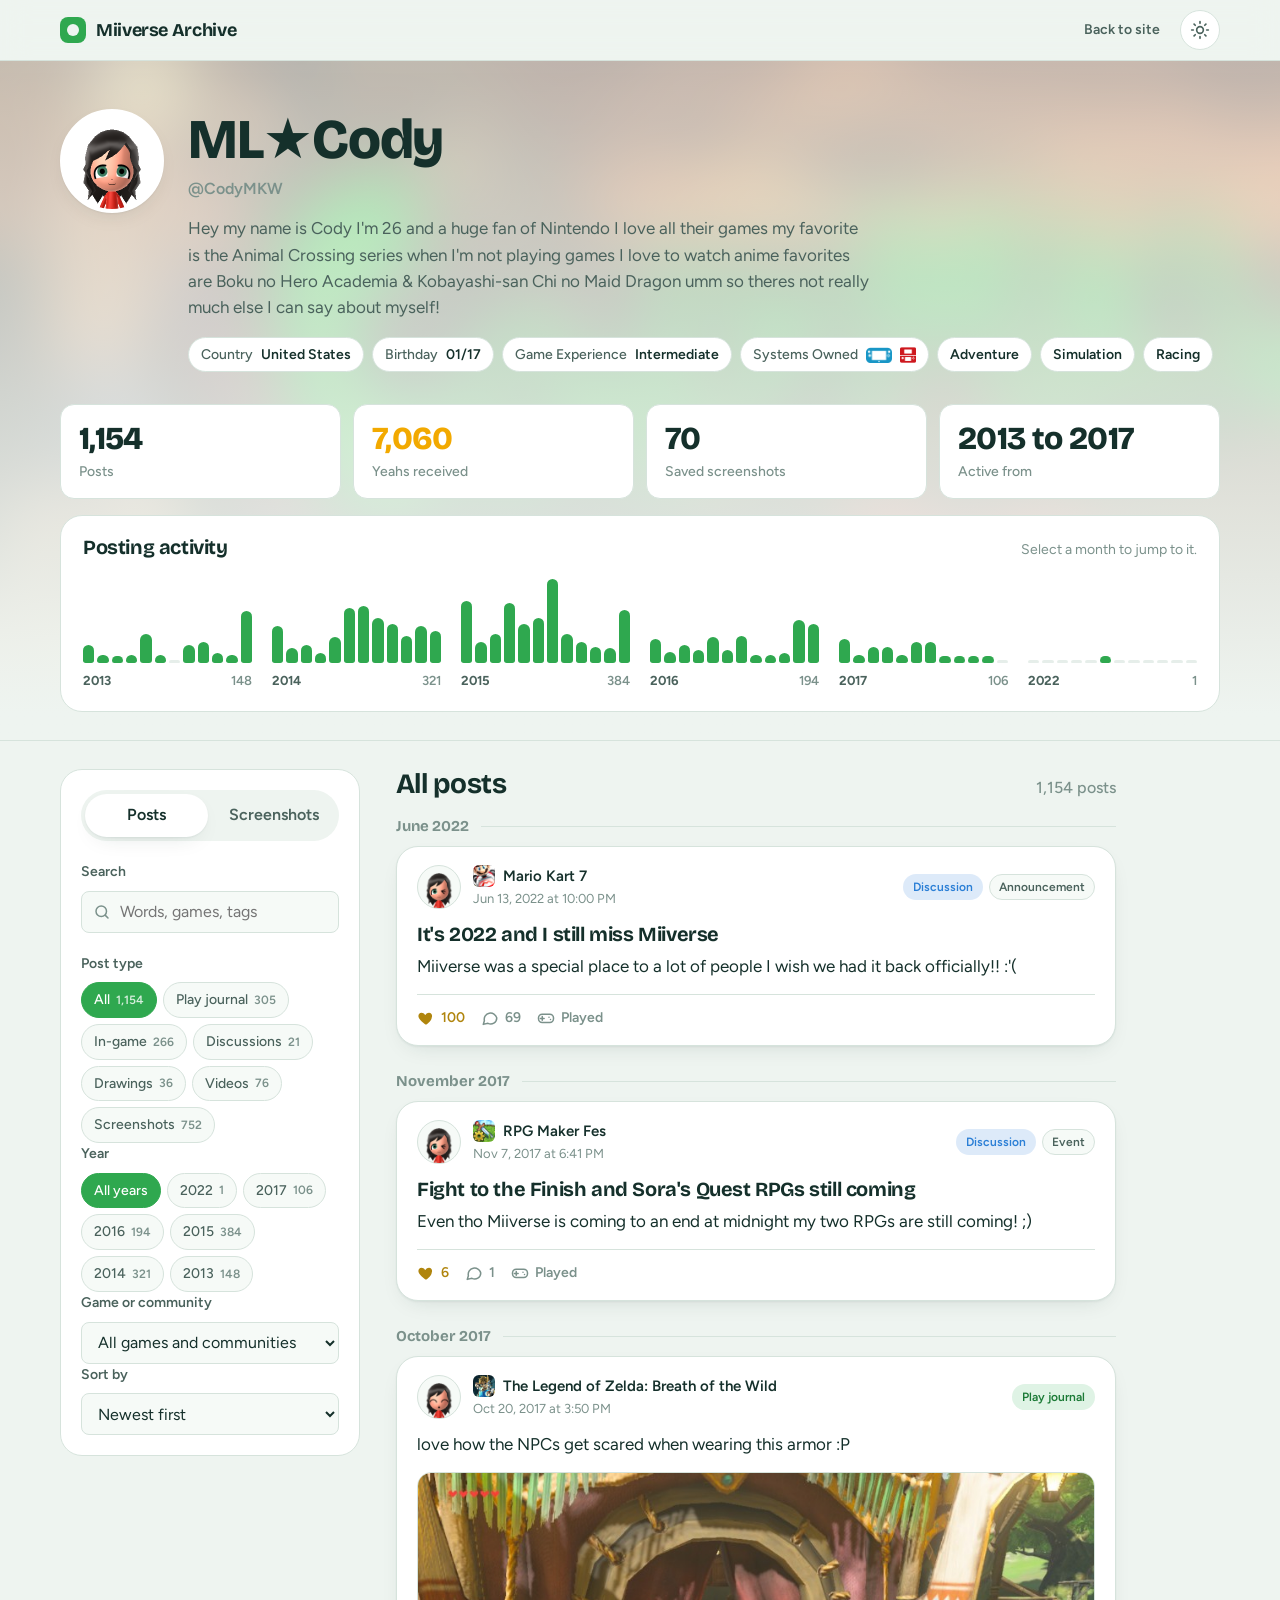
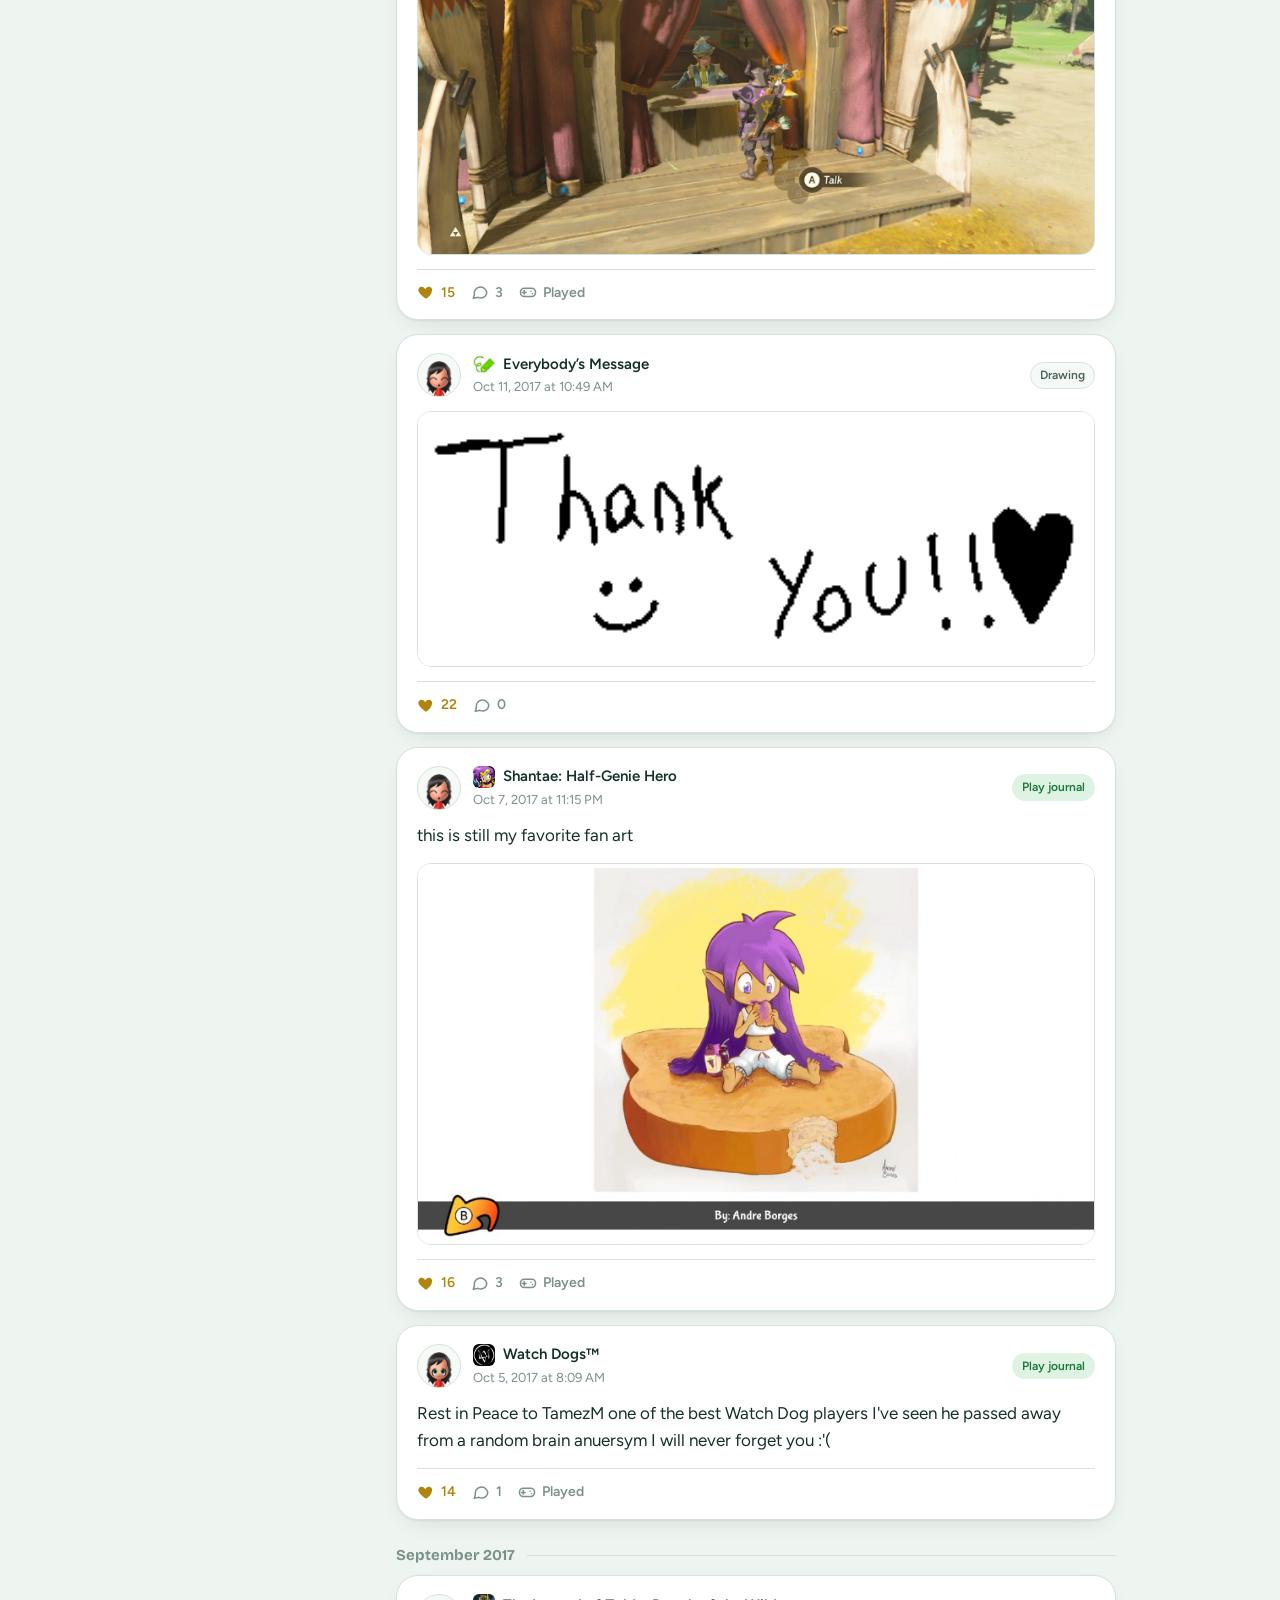
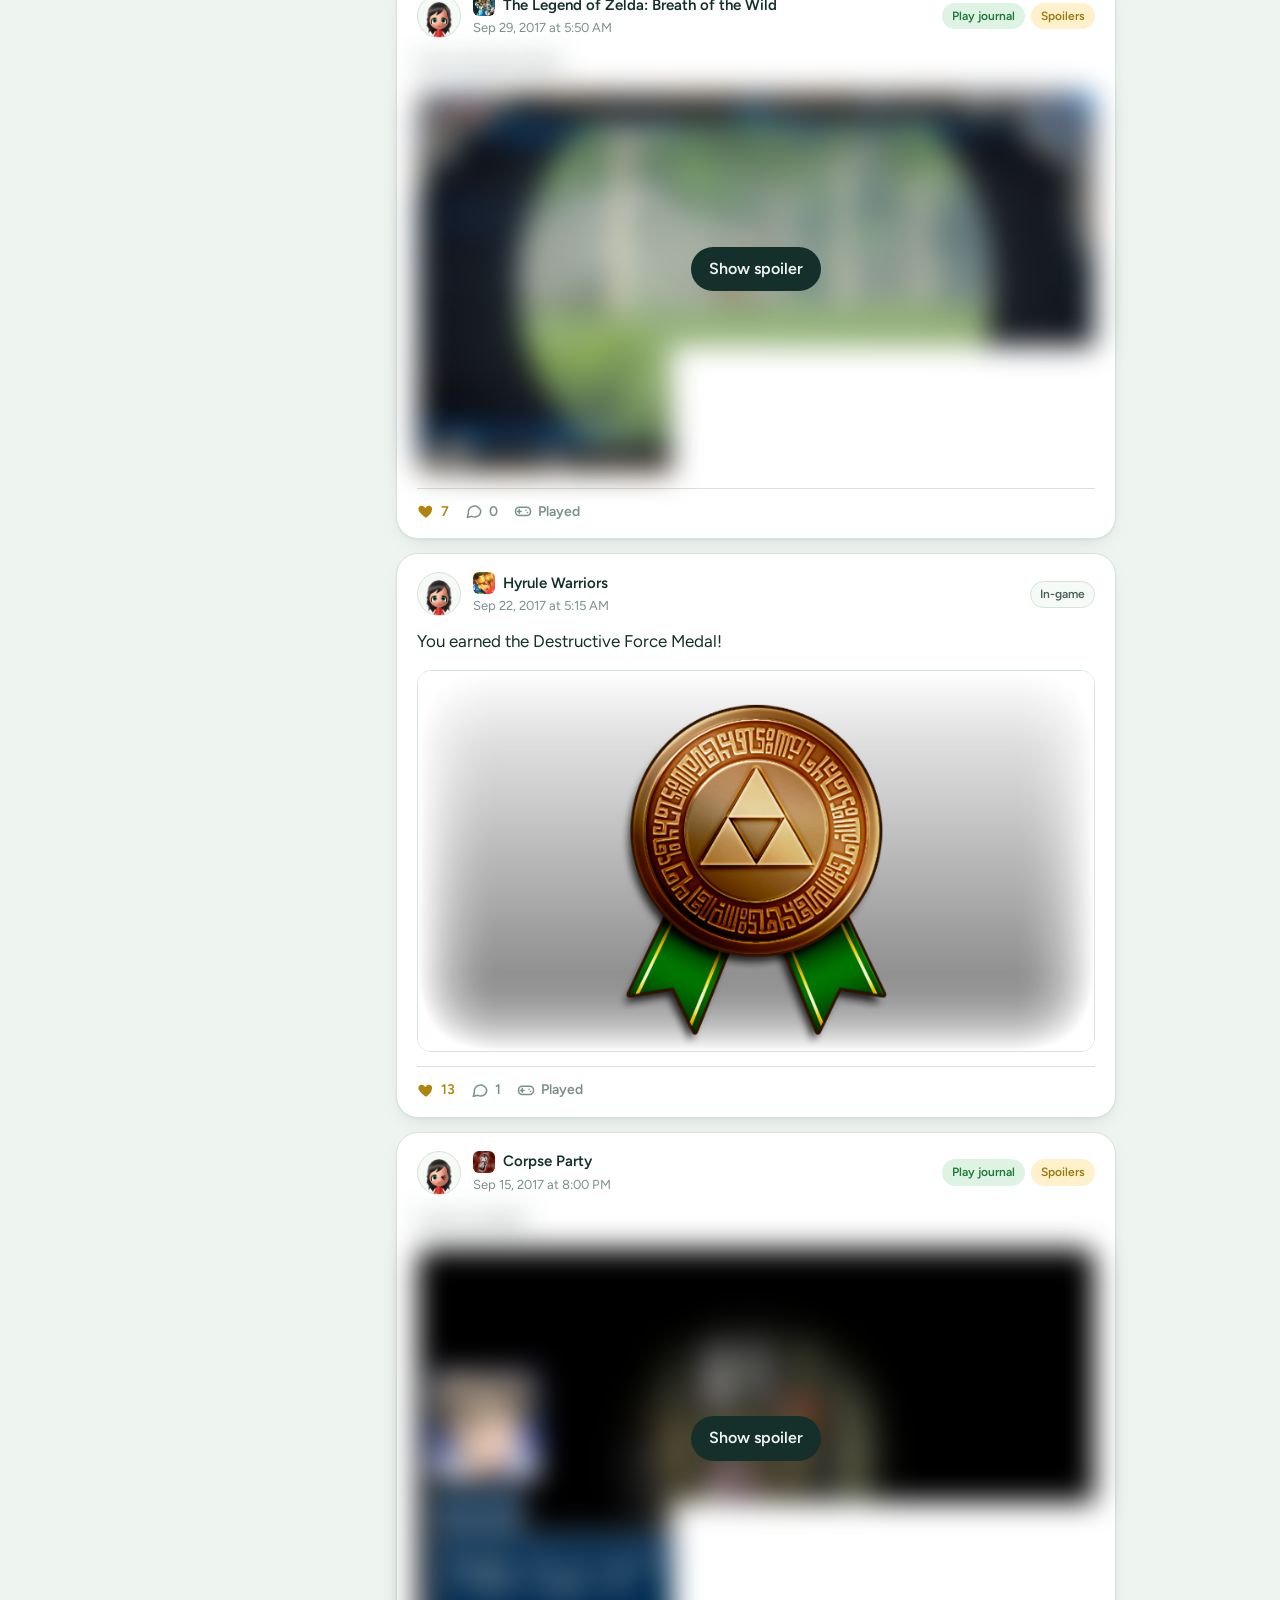
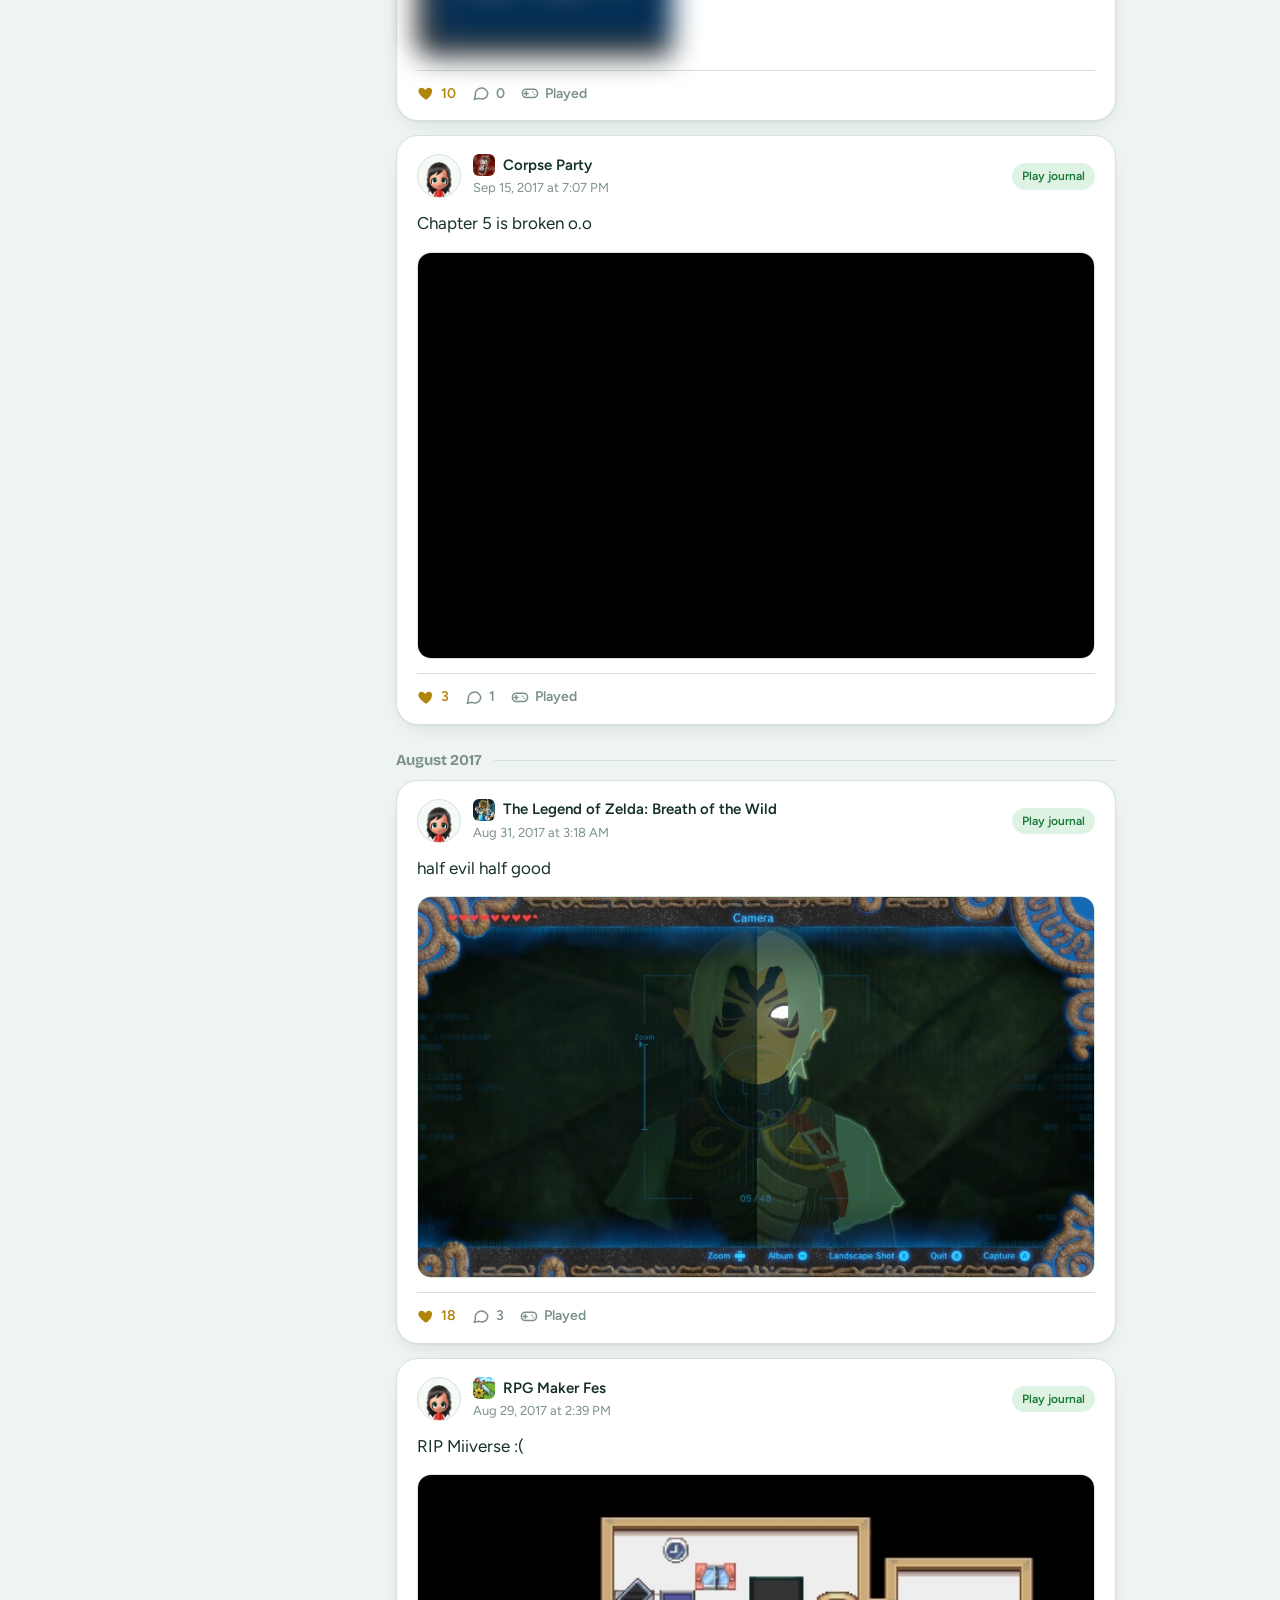
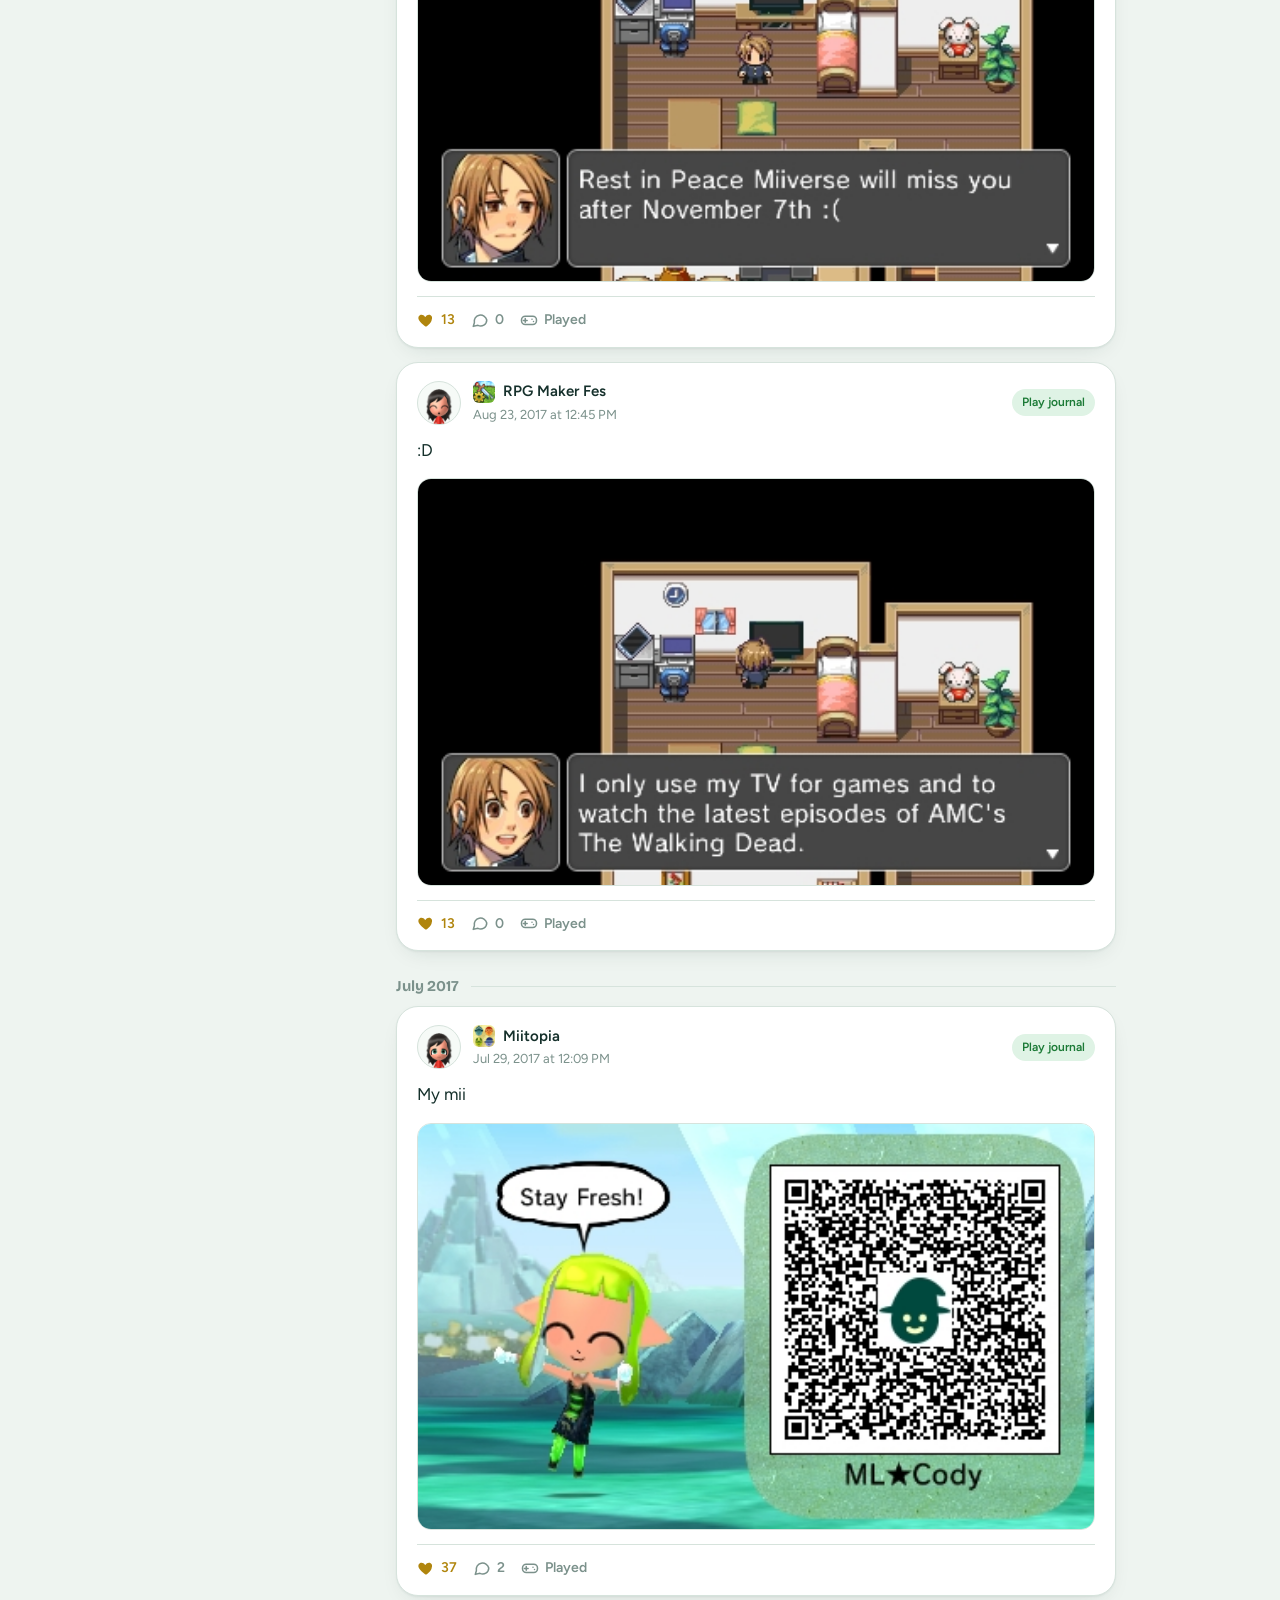
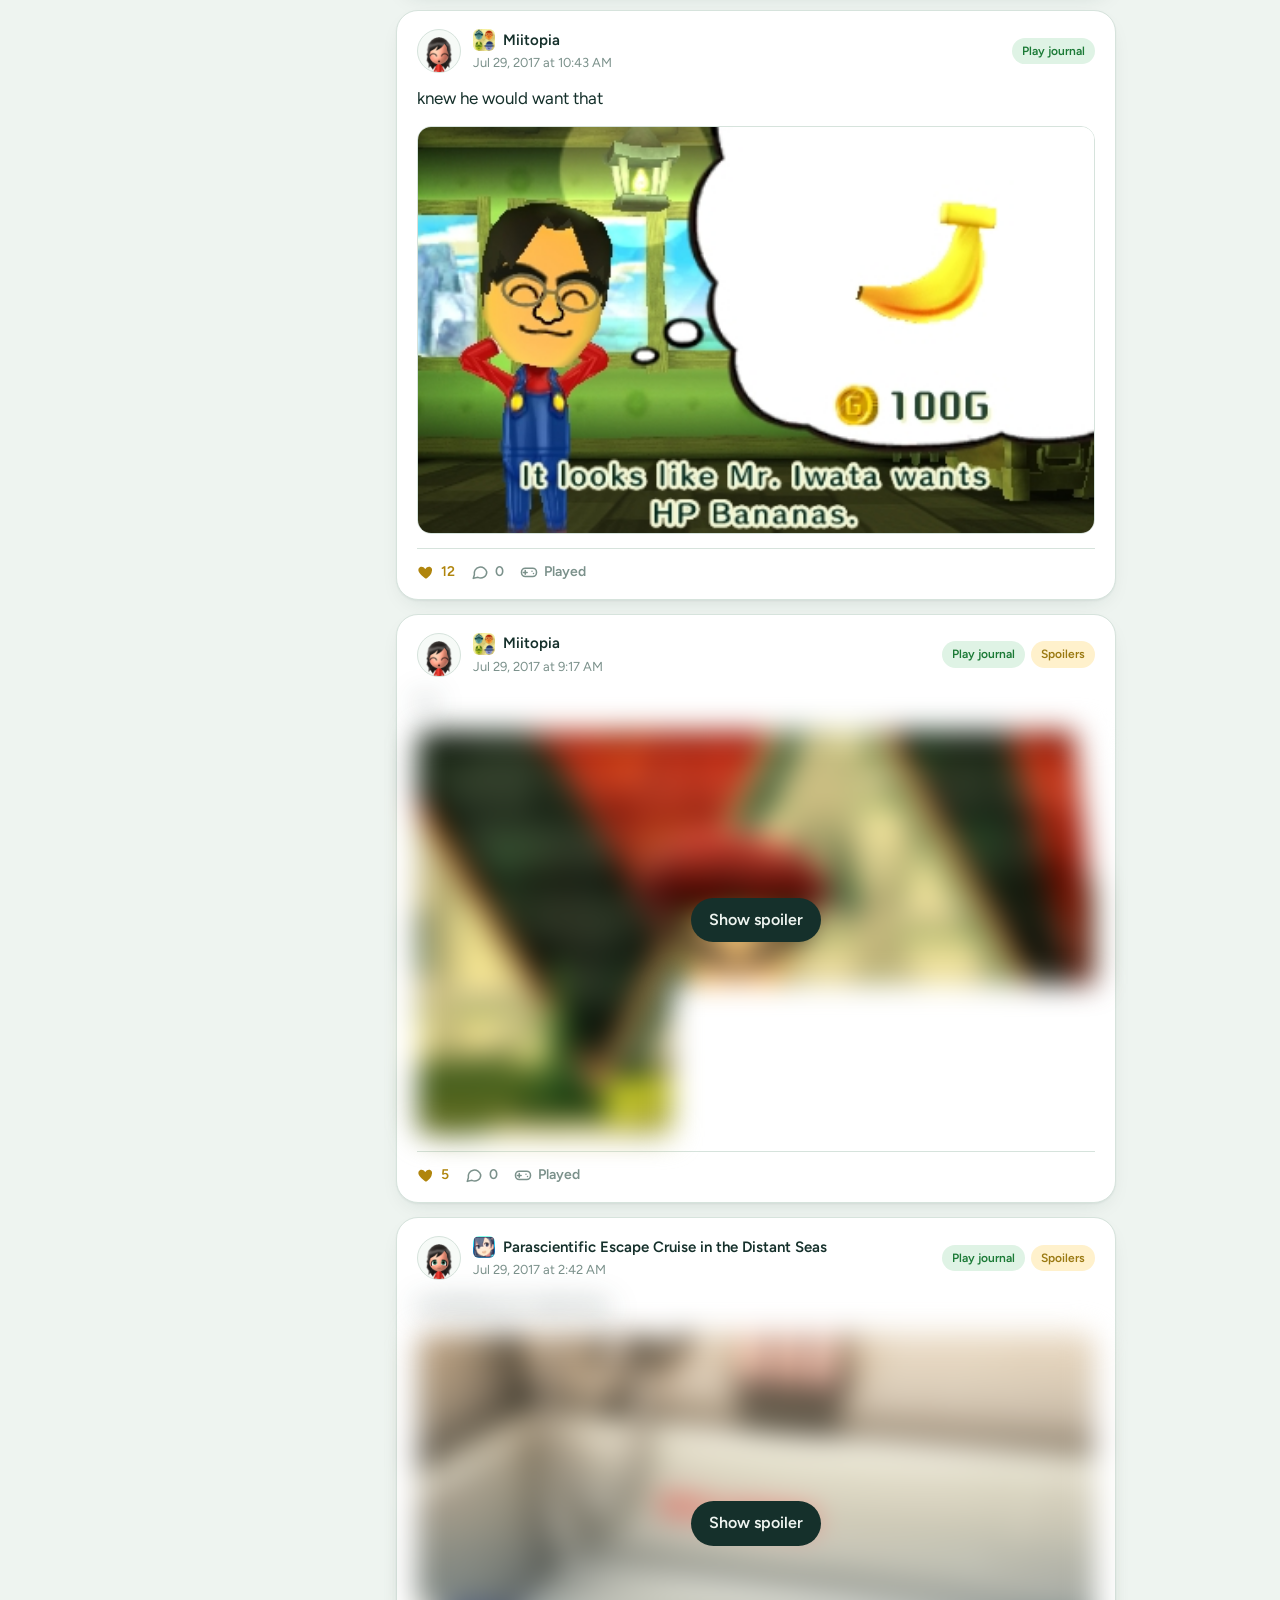
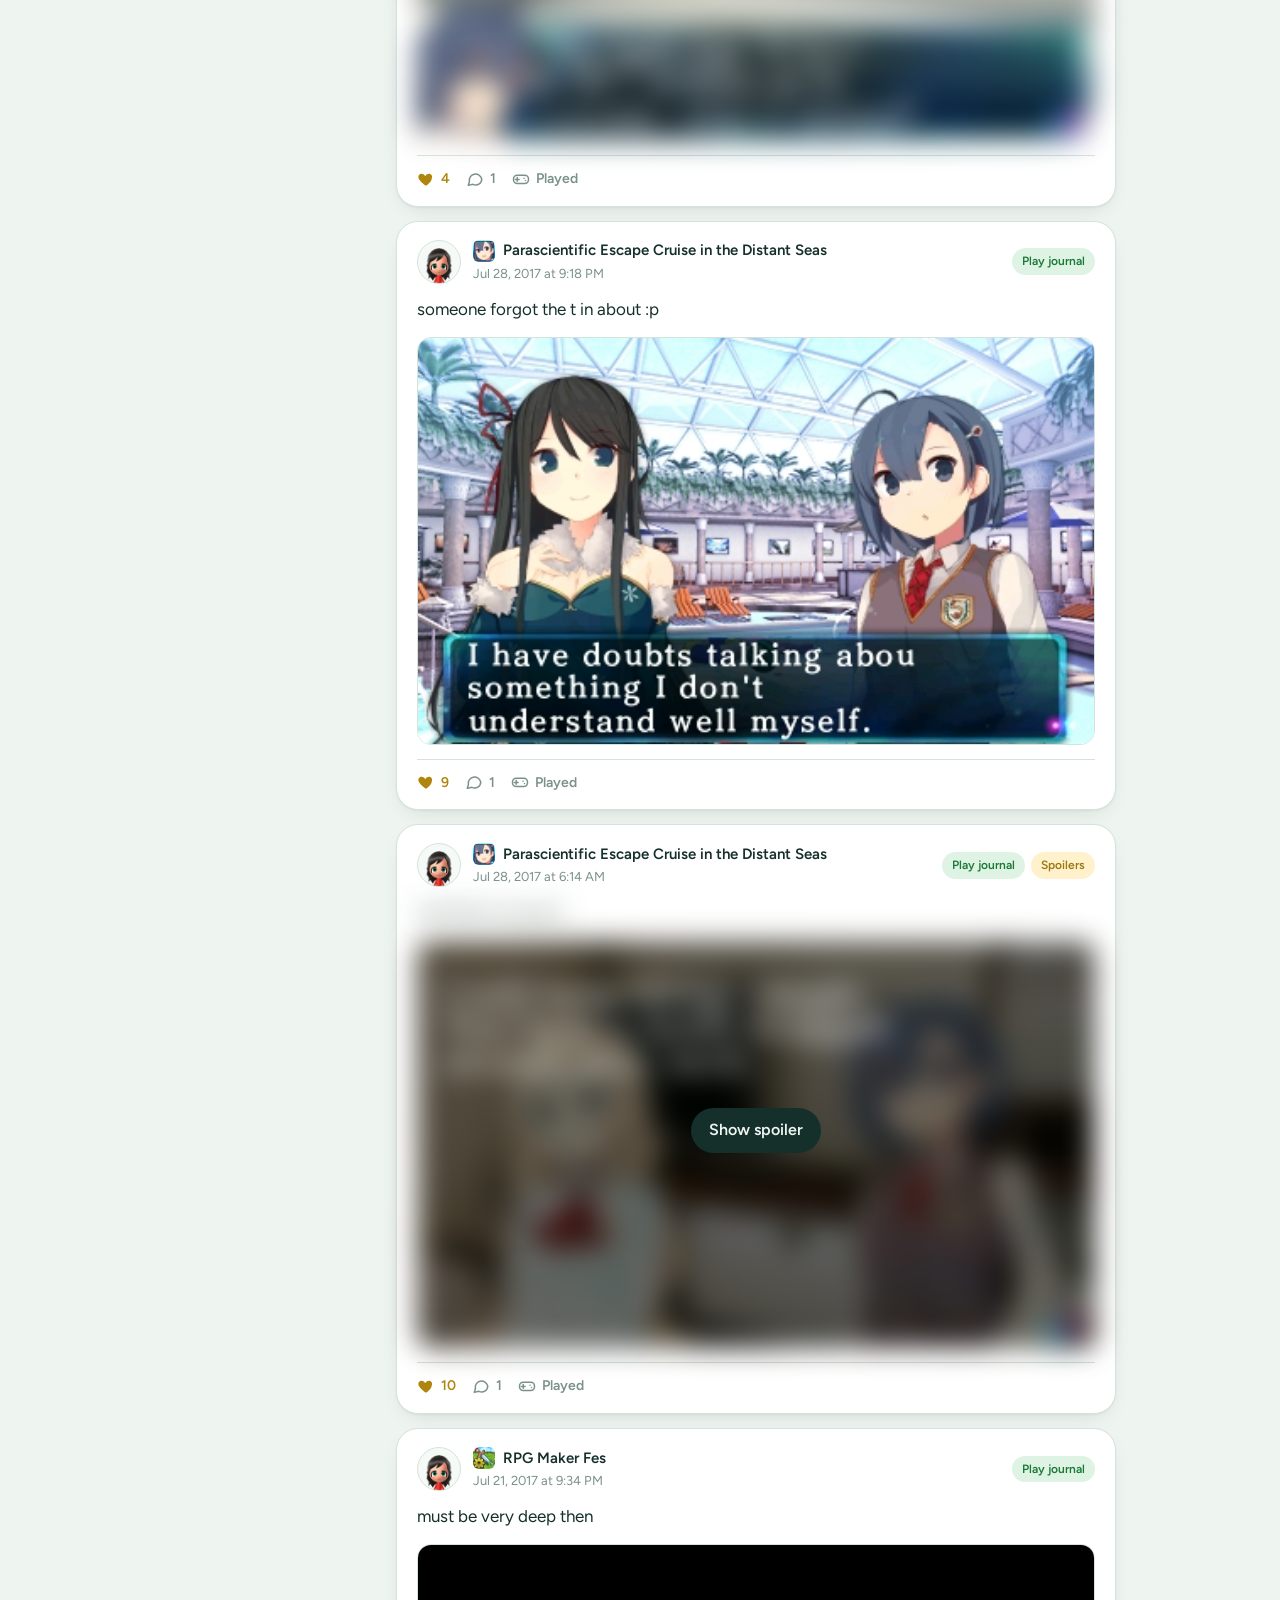
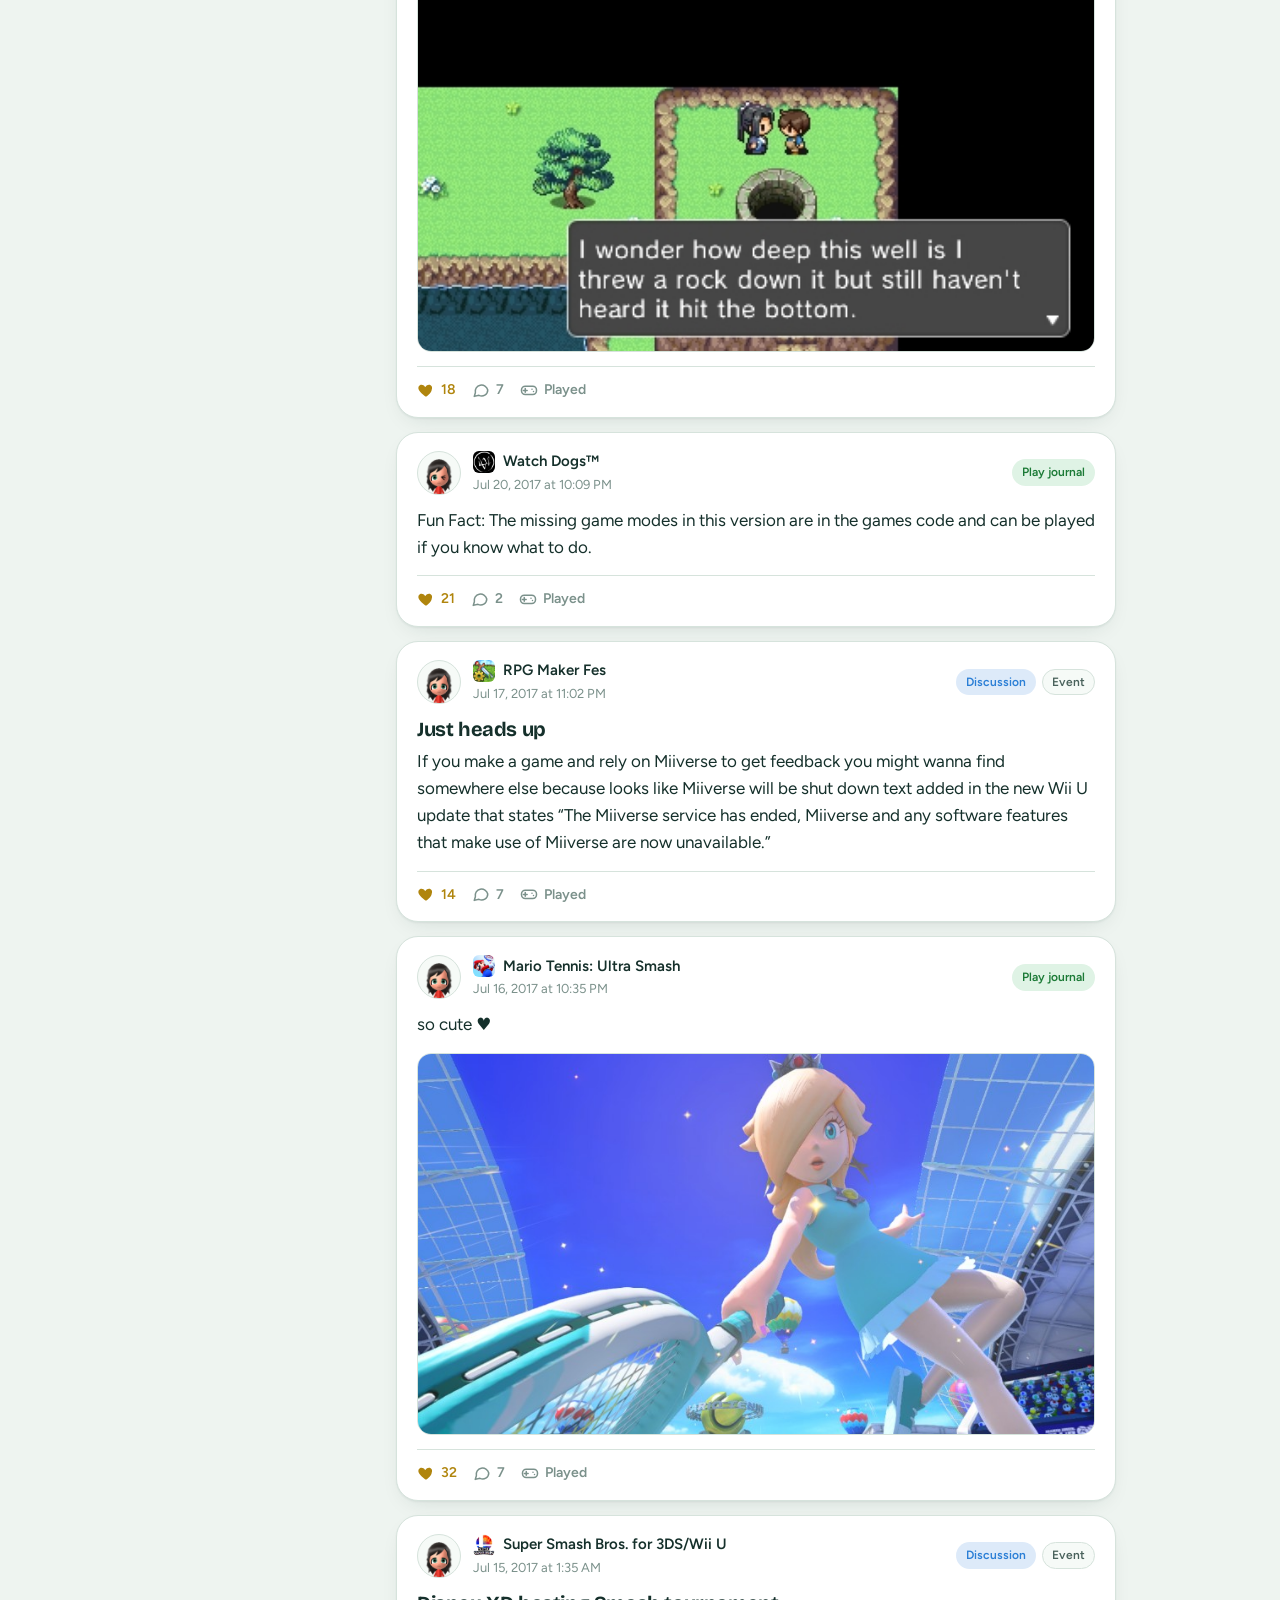
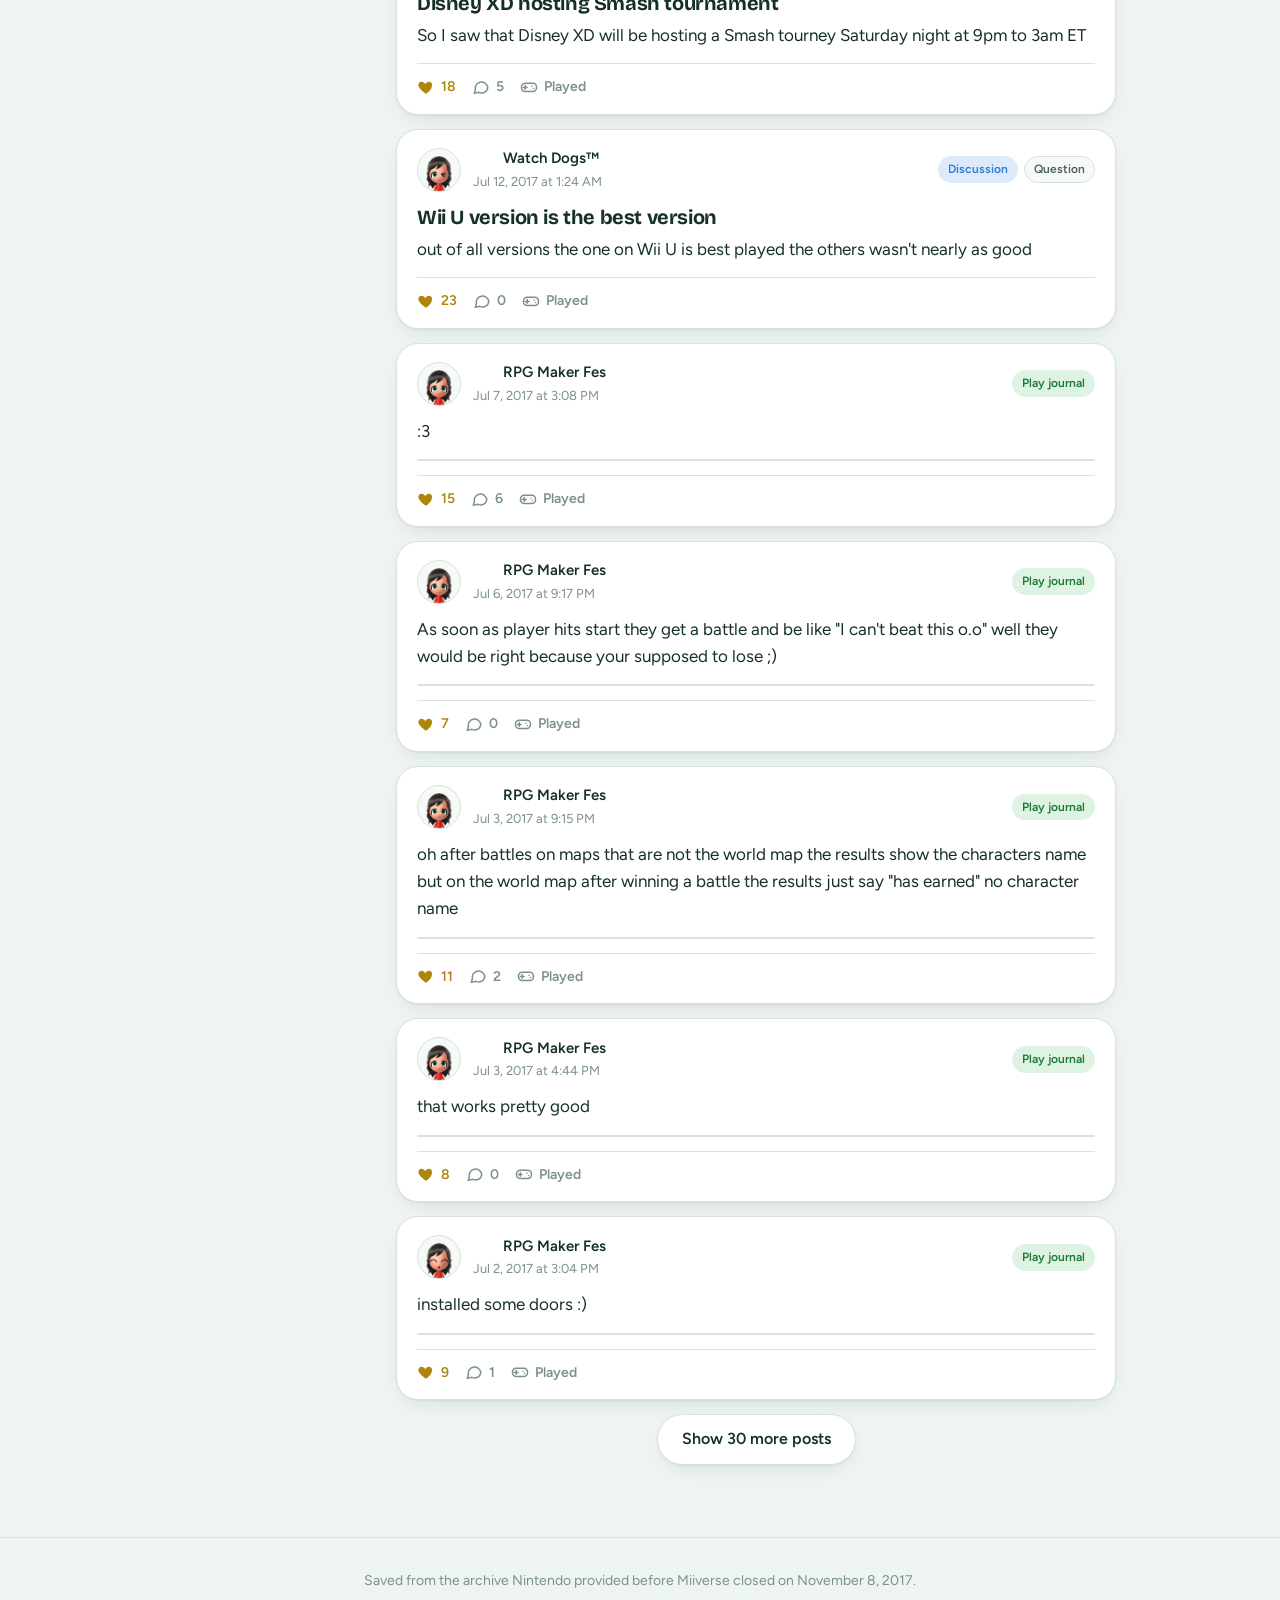
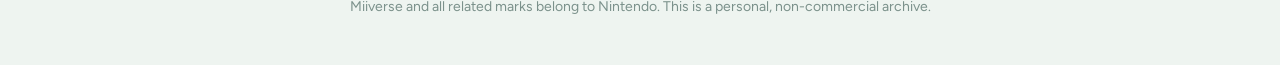
<file: miiverse-modern/index.html>
<!DOCTYPE html>
<html lang="en">
<head>
  <meta charset="UTF-8">
  <meta name="viewport" content="width=device-width, initial-scale=1">
  <title>Miiverse Archive · CodyMKW</title>
  <meta name="description" content="Every Miiverse post, drawing and screenshot CodyMKW made between 2013 and 2017, saved from Nintendo's official archive.">
  <meta name="theme-color" content="#eef4f0">
  <meta property="og:title" content="Miiverse Archive · CodyMKW">
  <meta property="og:description" content="Every Miiverse post, drawing and screenshot CodyMKW made between 2013 and 2017.">
  <meta property="og:image" content="./assets/common/img/MiiverseIcon.png">
  <meta property="og:type" content="website">
  <link rel="icon" href="./assets/common/img/favicon.ico">
  <link rel="preconnect" href="https://fonts.googleapis.com">
  <link rel="preconnect" href="https://fonts.gstatic.com" crossorigin>
  <link href="https://fonts.googleapis.com/css2?family=Bricolage+Grotesque:opsz,wght@12..96,500;12..96,700;12..96,800&family=Figtree:wght@400;500;600;700&display=swap" rel="stylesheet">
  <link rel="stylesheet" href="./css/style.css">
  <script>
    // Apply the saved theme before first paint to avoid a flash.
    try {
      var t = localStorage.getItem('mv-theme');
      if (t) document.documentElement.setAttribute('data-theme', t);
    } catch (e) {}
  </script>
</head>
<body>
  <a class="skip" href="#feed">Skip to posts</a>

  <header class="topbar">
    <div class="topbar-inner">
      <a class="brand" href="#top" aria-label="Miiverse Archive, back to top">
        <span class="brand-mark" aria-hidden="true"></span>
        <span class="brand-name">Miiverse Archive</span>
      </a>
      <nav class="topbar-actions">
        <a class="link-back" href="https://codymkw.nekoweb.org/other-stuff">Back to site</a>
        <button class="icon-btn" id="theme-toggle" type="button" aria-label="Switch between light and dark theme">
          <svg class="i-sun" viewBox="0 0 24 24" width="20" height="20" fill="none" stroke="currentColor" stroke-width="2" stroke-linecap="round"><circle cx="12" cy="12" r="4"/><path d="M12 2v2M12 20v2M4.9 4.9l1.4 1.4M17.7 17.7l1.4 1.4M2 12h2M20 12h2M4.9 19.1l1.4-1.4M17.7 6.3l1.4-1.4"/></svg>
          <svg class="i-moon" viewBox="0 0 24 24" width="20" height="20" fill="none" stroke="currentColor" stroke-width="2" stroke-linecap="round" stroke-linejoin="round"><path d="M21 12.8A9 9 0 1 1 11.2 3a7 7 0 0 0 9.8 9.8z"/></svg>
        </button>
      </nav>
    </div>
  </header>

  <main id="top">
    <section class="hero" id="hero" aria-labelledby="hero-name">
      <div class="hero-cover" id="hero-cover"></div>
      <div class="hero-inner">
        <div class="profile">
          <img class="avatar" id="avatar" src="./assets/user/img/mii/normal.png" alt="" width="104" height="104">
          <div class="profile-text">
            <h1 id="hero-name">ML★Cody</h1>
            <p class="handle" id="hero-handle">@CodyMKW</p>
            <p class="bio" id="hero-bio"></p>
            <ul class="facts" id="hero-facts"></ul>
          </div>
        </div>

        <dl class="stats" id="stats"></dl>

        <div class="ribbon" id="ribbon">
          <div class="ribbon-head">
            <h2>Posting activity</h2>
            <p id="ribbon-hint">Select a month to jump to it.</p>
          </div>
          <div class="ribbon-scroll">
            <div class="ribbon-grid" id="ribbon-grid" role="group" aria-label="Posts per month"></div>
          </div>
        </div>
      </div>
    </section>

    <div class="layout">
      <aside class="rail" id="rail" aria-label="Filters">
        <button class="rail-toggle" id="rail-toggle" type="button" aria-expanded="false" aria-controls="rail-body">
          <span>Filters</span><span class="badge" id="filter-count" hidden>0</span>
        </button>
        <div class="rail-body" id="rail-body">
          <div class="seg" role="tablist" aria-label="View">
            <button role="tab" id="tab-posts" aria-selected="true" data-view="posts">Posts</button>
            <button role="tab" id="tab-album" aria-selected="false" data-view="album">Screenshots</button>
          </div>

          <div class="field">
            <label for="q">Search</label>
            <div class="search">
              <svg viewBox="0 0 24 24" width="18" height="18" fill="none" stroke="currentColor" stroke-width="2" stroke-linecap="round" aria-hidden="true"><circle cx="11" cy="11" r="7"/><path d="m20 20-3.5-3.5"/></svg>
              <input id="q" type="search" placeholder="Words, games, tags" autocomplete="off">
            </div>
          </div>

          <div class="posts-only">
            <fieldset class="field">
              <legend>Post type</legend>
              <div class="chips" id="type-chips"></div>
            </fieldset>

            <fieldset class="field">
              <legend>Year</legend>
              <div class="chips" id="year-chips"></div>
            </fieldset>

            <div class="field">
              <label for="game">Game or community</label>
              <select id="game"></select>
            </div>

            <div class="field">
              <label for="sort">Sort by</label>
              <select id="sort">
                <option value="new">Newest first</option>
                <option value="old">Oldest first</option>
                <option value="yeah">Most Yeahs</option>
                <option value="reply">Most replies</option>
              </select>
            </div>
          </div>

          <button class="reset" id="reset" type="button">Clear filters</button>
        </div>
      </aside>

      <section class="content" id="feed" aria-live="polite">
        <div class="content-head">
          <h2 id="result-title">All posts</h2>
          <p id="result-count"></p>
        </div>
        <div id="list"></div>
        <div class="more" id="more" hidden>
          <button type="button" id="more-btn">Show more posts</button>
        </div>
      </section>
    </div>
  </main>

  <footer class="footer">
    <p>Saved from the archive Nintendo provided before Miiverse closed on November 8, 2017.</p>
    <p>Miiverse and all related marks belong to Nintendo. This is a personal, non-commercial archive.</p>
  </footer>

  <div class="lightbox" id="lightbox" role="dialog" aria-modal="true" aria-label="Image viewer" hidden>
    <button class="lb-close" id="lb-close" type="button" aria-label="Close viewer">
      <svg viewBox="0 0 24 24" width="22" height="22" fill="none" stroke="currentColor" stroke-width="2" stroke-linecap="round"><path d="M6 6l12 12M18 6 6 18"/></svg>
    </button>
    <button class="lb-nav lb-prev" id="lb-prev" type="button" aria-label="Previous image">
      <svg viewBox="0 0 24 24" width="26" height="26" fill="none" stroke="currentColor" stroke-width="2" stroke-linecap="round" stroke-linejoin="round"><path d="m15 5-7 7 7 7"/></svg>
    </button>
    <figure class="lb-figure">
      <img id="lb-img" alt="">
      <figcaption id="lb-cap"></figcaption>
    </figure>
    <button class="lb-nav lb-next" id="lb-next" type="button" aria-label="Next image">
      <svg viewBox="0 0 24 24" width="26" height="26" fill="none" stroke="currentColor" stroke-width="2" stroke-linecap="round" stroke-linejoin="round"><path d="m9 5 7 7-7 7"/></svg>
    </button>
  </div>

  <script src="./js/app.js"></script>
</body>
</html>
</file>
<file: miiverse-modern/css/style.css>
/* ==========================================================
   Miiverse Archive — modern viewer
   Tokens first, then base, hero, layout, feed, album, lightbox
   ========================================================== */

:root {
  --paper: #eef4f0;
  --surface: #ffffff;
  --surface-2: #f6faf7;
  --ink: #15302b;
  --ink-2: #4a625c;
  --ink-3: #7b918b;
  --line: #d6e3dc;
  --green: #2fa84f;
  --green-ink: #1b7a36;
  --green-soft: #dff3e5;
  --sun: #f2a900;
  --sun-soft: #fff1cc;
  --sky: #2b7fd6;
  --shadow: 0 1px 2px rgba(21, 48, 43, .06), 0 8px 24px -12px rgba(21, 48, 43, .18);
  --shadow-lg: 0 20px 50px -20px rgba(21, 48, 43, .35);
  --r-sm: 8px;
  --r-md: 14px;
  --r-lg: 22px;
  --font-display: "Bricolage Grotesque", "Avenir Next", "Segoe UI", system-ui, sans-serif;
  --font-body: "Figtree", "Segoe UI", system-ui, -apple-system, sans-serif;
  --rail-w: 300px;
  --feed-w: 720px;
  color-scheme: light;
}

:root[data-theme="dark"] {
  --paper: #0e1a18;
  --surface: #14231f;
  --surface-2: #192b26;
  --ink: #e6f2ec;
  --ink-2: #a5bdb4;
  --ink-3: #6f8a80;
  --line: #24382f;
  --green: #4cc96d;
  --green-ink: #7ce094;
  --green-soft: #17382a;
  --sun: #ffc233;
  --sun-soft: #3a2f0e;
  --sky: #6aaeff;
  --shadow: 0 1px 2px rgba(0, 0, 0, .4), 0 8px 24px -12px rgba(0, 0, 0, .6);
  --shadow-lg: 0 20px 50px -20px rgba(0, 0, 0, .8);
  color-scheme: dark;
}

@media (prefers-color-scheme: dark) {
  :root:not([data-theme="light"]) {
    --paper: #0e1a18;
    --surface: #14231f;
    --surface-2: #192b26;
    --ink: #e6f2ec;
    --ink-2: #a5bdb4;
    --ink-3: #6f8a80;
    --line: #24382f;
    --green: #4cc96d;
    --green-ink: #7ce094;
    --green-soft: #17382a;
    --sun: #ffc233;
    --sun-soft: #3a2f0e;
    --sky: #6aaeff;
    --shadow: 0 1px 2px rgba(0, 0, 0, .4), 0 8px 24px -12px rgba(0, 0, 0, .6);
    --shadow-lg: 0 20px 50px -20px rgba(0, 0, 0, .8);
    color-scheme: dark;
  }
}

/* ---------- Base ---------- */
*, *::before, *::after { box-sizing: border-box; }
html { scroll-behavior: smooth; scroll-padding-top: 76px; }
body {
  margin: 0;
  background: var(--paper);
  color: var(--ink);
  font: 400 16px/1.55 var(--font-body);
  -webkit-font-smoothing: antialiased;
  text-rendering: optimizeLegibility;
}
img { max-width: 100%; display: block; }
a { color: var(--green-ink); }
button, input, select { font: inherit; color: inherit; }
button { cursor: pointer; }
h1, h2, h3 { font-family: var(--font-display); margin: 0; line-height: 1.1; letter-spacing: -.02em; }
:focus-visible { outline: 3px solid var(--sky); outline-offset: 2px; border-radius: 6px; }
[hidden] { display: none !important; }

.skip {
  position: absolute; left: 12px; top: -60px; z-index: 100;
  background: var(--ink); color: var(--paper);
  padding: 10px 16px; border-radius: var(--r-sm); text-decoration: none;
}
.skip:focus { top: 12px; }

/* ---------- Top bar ---------- */
.topbar {
  position: sticky; top: 0; z-index: 40;
  background: color-mix(in srgb, var(--paper) 82%, transparent);
  backdrop-filter: saturate(1.4) blur(14px);
  -webkit-backdrop-filter: saturate(1.4) blur(14px);
  border-bottom: 1px solid var(--line);
}
.topbar-inner {
  max-width: 1200px; margin: 0 auto; padding: 0 20px;
  height: 60px; display: flex; align-items: center; justify-content: space-between;
}
.brand { display: flex; align-items: center; gap: 10px; text-decoration: none; color: var(--ink); }
.brand-mark {
  width: 26px; height: 26px; border-radius: 8px;
  background: var(--green);
  position: relative;
}
.brand-mark::after {
  content: ""; position: absolute; inset: 7px;
  border-radius: 50%; background: var(--paper);
}
.brand-name { font: 700 18px/1 var(--font-display); letter-spacing: -.02em; }
.topbar-actions { display: flex; align-items: center; gap: 8px; }
.link-back {
  font-weight: 600; font-size: 14px; text-decoration: none; color: var(--ink-2);
  padding: 8px 12px; border-radius: 999px;
}
.link-back:hover { background: var(--green-soft); color: var(--green-ink); }
.icon-btn {
  width: 40px; height: 40px; border-radius: 50%;
  border: 1px solid var(--line); background: var(--surface);
  display: grid; place-items: center; color: var(--ink-2);
}
.icon-btn:hover { color: var(--green-ink); border-color: var(--green); }
.i-moon { display: none; }
:root[data-theme="dark"] .i-sun { display: none; }
:root[data-theme="dark"] .i-moon { display: block; }
@media (prefers-color-scheme: dark) {
  :root:not([data-theme="light"]) .i-sun { display: none; }
  :root:not([data-theme="light"]) .i-moon { display: block; }
}

/* ---------- Hero ---------- */
.hero { position: relative; overflow: hidden; border-bottom: 1px solid var(--line); }
.hero-cover {
  position: absolute; inset: 0;
  background-size: cover; background-position: center;
  filter: blur(28px) saturate(1.2);
  transform: scale(1.2);
  opacity: .42;
}
.hero::after {
  content: ""; position: absolute; inset: 0;
  background: linear-gradient(to bottom, color-mix(in srgb, var(--paper) 30%, transparent), var(--paper) 96%);
}
.hero-inner {
  position: relative; z-index: 1;
  max-width: 1200px; margin: 0 auto; padding: 48px 20px 28px;
}
.profile { display: flex; gap: 24px; align-items: flex-start; }
.avatar {
  width: 104px; height: 104px; flex: none;
  background: var(--surface); border: 4px solid var(--surface);
  border-radius: 50%; box-shadow: var(--shadow);
}
.profile-text { min-width: 0; }
.profile h1 { font-size: clamp(34px, 6vw, 56px); font-weight: 800; }
.handle { margin: 6px 0 0; color: var(--ink-3); font-weight: 600; }
.bio { margin: 14px 0 0; max-width: 62ch; color: var(--ink-2); font-size: 17px; }
.facts { list-style: none; margin: 16px 0 0; padding: 0; display: flex; flex-wrap: wrap; gap: 8px; }
.facts li {
  display: inline-flex; align-items: center; gap: 8px;
  padding: 6px 12px; border-radius: 999px;
  background: var(--surface); border: 1px solid var(--line);
  font-size: 14px; font-weight: 500; color: var(--ink-2);
}
.facts li b { color: var(--ink); font-weight: 600; }
.facts img { height: 16px; width: auto; }

.stats {
  margin: 32px 0 0; display: grid; gap: 12px;
  grid-template-columns: repeat(4, minmax(0, 1fr));
}
.stat {
  background: var(--surface); border: 1px solid var(--line);
  border-radius: var(--r-md); padding: 16px 18px;
}
.stat dt { color: var(--ink-3); font-size: 14px; font-weight: 500; order: 2; }
.stat dd { margin: 0; font: 800 32px/1.1 var(--font-display); letter-spacing: -.02em; order: 1; }
.stat { display: flex; flex-direction: column; gap: 4px; }
.stat.yeah dd { color: var(--sun); }

/* ---------- Activity ribbon ---------- */
.ribbon {
  margin-top: 16px; background: var(--surface); border: 1px solid var(--line);
  border-radius: var(--r-lg); padding: 20px 22px 14px;
}
.ribbon-head { display: flex; justify-content: space-between; align-items: baseline; gap: 16px; flex-wrap: wrap; }
.ribbon-head h2 { font-size: 20px; }
.ribbon-head p { margin: 0; color: var(--ink-3); font-size: 14px; }
.ribbon-scroll { overflow-x: auto; padding: 18px 0 6px; }
.ribbon-grid { display: flex; gap: 20px; min-width: 760px; align-items: flex-end; }
.ribbon-year { display: flex; flex-direction: column; gap: 8px; flex: 1 1 0; min-width: 0; }
.ribbon-bars { display: flex; gap: 3px; align-items: flex-end; height: 84px; }
.bar {
  position: relative; flex: 1 1 0; min-width: 0; height: 100%;
  border: 0; padding: 0; background: transparent;
  display: flex; align-items: flex-end;
}
.bar i {
  display: block; width: 100%; border-radius: 6px 6px 3px 3px;
  background: var(--green-soft);
  min-height: 4px; transition: background .15s, transform .15s;
}
.bar[data-n="0"] i { background: var(--line); opacity: .6; min-height: 3px; }
.bar:not([data-n="0"]) i { background: var(--green); }
.bar:not([data-n="0"]):hover i { background: var(--green-ink); transform: translateY(-2px); }
.bar[aria-pressed="true"] i { background: var(--sun); }
.bar[data-n="0"] { cursor: default; }
.ribbon-label {
  display: flex; justify-content: space-between; align-items: baseline;
  font-size: 13px; color: var(--ink-3); font-weight: 600;
}
.ribbon-label button {
  background: none; border: 0; padding: 0; font-weight: 700; color: var(--ink-2);
}
.ribbon-label button:hover { color: var(--green-ink); }
.ribbon-label button[aria-pressed="true"] { color: var(--green-ink); text-decoration: underline; text-underline-offset: 3px; }

/* ---------- Layout ---------- */
.layout {
  max-width: 1200px; margin: 0 auto; padding: 28px 20px 72px;
  display: grid; grid-template-columns: var(--rail-w) minmax(0, 1fr); gap: 36px;
  align-items: start;
}
.rail { position: sticky; top: 80px; }
.rail-toggle { display: none; }
.rail-body {
  background: var(--surface); border: 1px solid var(--line);
  border-radius: var(--r-lg); padding: 20px; display: grid; gap: 20px;
}
.seg {
  display: grid; grid-template-columns: 1fr 1fr; gap: 4px;
  background: var(--paper); padding: 4px; border-radius: 999px;
}
.seg button {
  border: 0; background: transparent; padding: 9px 12px; border-radius: 999px;
  font-weight: 600; color: var(--ink-2);
}
.seg button[aria-selected="true"] { background: var(--surface); color: var(--ink); box-shadow: var(--shadow); }
.field { border: 0; margin: 0; padding: 0; min-width: 0; }
.field label, .field legend { display: block; padding: 0; margin-bottom: 8px; font-size: 14px; font-weight: 600; color: var(--ink-2); }
.search { position: relative; }
.search svg { position: absolute; left: 12px; top: 50%; transform: translateY(-50%); color: var(--ink-3); pointer-events: none; }
input[type="search"], select {
  width: 100%; height: 42px; border-radius: var(--r-sm);
  border: 1px solid var(--line); background: var(--surface-2); padding: 0 12px;
}
input[type="search"] { padding-left: 38px; }
input[type="search"]:focus, select:focus { border-color: var(--green); outline: none; box-shadow: 0 0 0 3px var(--green-soft); }
.chips { display: flex; flex-wrap: wrap; gap: 6px; }
.chip {
  border: 1px solid var(--line); background: var(--surface-2);
  padding: 6px 12px; border-radius: 999px; font-size: 14px; font-weight: 500; color: var(--ink-2);
  display: inline-flex; gap: 6px; align-items: center;
}
.chip small { color: var(--ink-3); font-size: 12px; font-weight: 600; }
.chip:hover { border-color: var(--green); }
.chip[aria-pressed="true"] { background: var(--green); border-color: var(--green); color: #fff; }
.chip[aria-pressed="true"] small { color: rgba(255,255,255,.8); }
.reset {
  border: 0; background: none; color: var(--green-ink); font-weight: 600; text-align: left; padding: 0;
}
.reset:hover { text-decoration: underline; }
.rail[data-view="album"] .posts-only { display: none; }

/* ---------- Feed ---------- */
.content { min-width: 0; max-width: var(--feed-w); }
.content[data-view="album"] { max-width: none; }
.content-head { display: flex; justify-content: space-between; align-items: baseline; gap: 16px; flex-wrap: wrap; margin-bottom: 18px; }
.content-head h2 { font-size: 28px; }
.content-head p { margin: 0; color: var(--ink-3); font-weight: 500; }

.month {
  margin: 28px 0 12px; font: 700 15px/1 var(--font-display); color: var(--ink-3);
  display: flex; align-items: center; gap: 12px; letter-spacing: 0;
}
.month::after { content: ""; flex: 1; height: 1px; background: var(--line); }
.month:first-child { margin-top: 0; }

.post {
  background: var(--surface); border: 1px solid var(--line);
  border-radius: var(--r-lg); padding: 18px 20px 16px; margin-bottom: 14px;
  box-shadow: var(--shadow);
}
.post-head { display: flex; gap: 12px; align-items: center; }
.mii { width: 44px; height: 44px; border-radius: 50%; background: var(--surface-2); border: 1px solid var(--line); flex: none; }
.post-who { min-width: 0; flex: 1; }
.post-game {
  display: flex; align-items: center; gap: 8px; font-weight: 600; font-size: 15px; line-height: 1.25;
}
.post-game img { width: 22px; height: 22px; border-radius: 6px; flex: none; }
.post-game button {
  border: 0; background: none; padding: 0; text-align: left; font-weight: 600; color: var(--ink);
  overflow: hidden; text-overflow: ellipsis; white-space: nowrap; min-width: 0;
}
.post-game button:hover { color: var(--green-ink); text-decoration: underline; }
.post-date { color: var(--ink-3); font-size: 13px; margin-top: 2px; }
.tags { display: flex; gap: 6px; flex-wrap: wrap; justify-content: flex-end; }
.tag {
  font-size: 12px; font-weight: 600; padding: 3px 9px; border-radius: 999px;
  background: var(--surface-2); border: 1px solid var(--line); color: var(--ink-2); white-space: nowrap;
}
.tag.journal { background: var(--green-soft); border-color: transparent; color: var(--green-ink); }
.tag.discussion { background: color-mix(in srgb, var(--sky) 16%, transparent); border-color: transparent; color: var(--sky); }
.tag.spoiler { background: var(--sun-soft); border-color: transparent; color: color-mix(in srgb, var(--sun) 60%, var(--ink)); }

.post-title { margin: 14px 0 0; font-size: 20px; }
.post-body { margin: 12px 0 0; font-size: 17px; line-height: 1.6; overflow-wrap: anywhere; white-space: pre-line; }
.post-title + .post-body { margin-top: 8px; }

.media {
  position: relative; display: block; width: 100%; margin-top: 14px; padding: 0;
  border: 1px solid var(--line); border-radius: var(--r-md); overflow: hidden;
  background: var(--surface-2); text-align: left;
}
.media img { width: 100%; height: auto; max-height: 460px; object-fit: contain; background: var(--surface-2); }
.media.drawing { background: #fff; }
.media.drawing img { max-height: 380px; image-rendering: auto; }
.media:hover { border-color: var(--green); }
.media .zoom {
  position: absolute; right: 10px; bottom: 10px; width: 34px; height: 34px; border-radius: 50%;
  display: grid; place-items: center; color: #fff; background: rgba(10, 20, 18, .62);
  backdrop-filter: blur(6px); opacity: 0; transition: opacity .15s;
}
.media:hover .zoom, .media:focus-visible .zoom { opacity: 1; }

.video { text-decoration: none; color: inherit; }
.video img { aspect-ratio: 16 / 9; object-fit: cover; max-height: none; }
.video .play {
  position: absolute; inset: 0; display: grid; place-items: center;
  background: linear-gradient(to top, rgba(10, 20, 18, .5), transparent 60%);
}
.video .play span {
  width: 58px; height: 58px; border-radius: 50%; background: #fff; color: #d92d2d;
  display: grid; place-items: center; box-shadow: 0 6px 20px rgba(0,0,0,.35);
}
.video .out { position: absolute; left: 12px; bottom: 10px; color: #fff; font-size: 13px; font-weight: 600; text-shadow: 0 1px 4px rgba(0,0,0,.6); }

.spoiler-wrap { position: relative; }
.spoiler-wrap.covered .post-body,
.spoiler-wrap.covered .media { filter: blur(14px); pointer-events: none; user-select: none; }
.spoiler-cover {
  position: absolute; inset: 14px 0 0; display: grid; place-items: center; z-index: 2;
}
.spoiler-wrap:not(.covered) .spoiler-cover { display: none; }
.spoiler-cover button {
  border: 0; background: var(--ink); color: var(--paper); padding: 10px 18px; border-radius: 999px; font-weight: 600;
}

.post-foot { display: flex; gap: 16px; margin-top: 14px; padding-top: 12px; border-top: 1px solid var(--line); color: var(--ink-3); font-size: 14px; font-weight: 600; }
.count { display: inline-flex; align-items: center; gap: 6px; }
.count.yeah { color: color-mix(in srgb, var(--sun) 70%, var(--ink)); }
.count svg { flex: none; }

.empty {
  text-align: center; padding: 56px 20px; border: 1px dashed var(--line); border-radius: var(--r-lg);
  color: var(--ink-2); background: var(--surface);
}
.empty h3 { font-size: 22px; color: var(--ink); margin-bottom: 8px; }
.empty button {
  margin-top: 16px; border: 0; background: var(--green); color: #fff; padding: 10px 18px; border-radius: 999px; font-weight: 600;
}
.more { text-align: center; margin-top: 12px; }
.more button {
  border: 1px solid var(--line); background: var(--surface); padding: 12px 24px; border-radius: 999px; font-weight: 600;
  box-shadow: var(--shadow);
}
.more button:hover { border-color: var(--green); color: var(--green-ink); }

/* ---------- Album ---------- */
.album-group {
  background: var(--surface); border: 1px solid var(--line); border-radius: var(--r-lg);
  padding: 18px; margin-bottom: 14px; box-shadow: var(--shadow);
}
.album-title { display: flex; align-items: center; gap: 12px; margin-bottom: 14px; }
.album-title img { width: 40px; height: 40px; border-radius: 10px; }
.album-title h3 { font-size: 20px; }
.album-title p { margin: 2px 0 0; color: var(--ink-3); font-size: 14px; }
.shots { display: grid; grid-template-columns: repeat(auto-fill, minmax(190px, 1fr)); gap: 10px; }
.shot {
  position: relative; border: 0; padding: 0; border-radius: var(--r-md); overflow: hidden;
  aspect-ratio: 16 / 10; background: var(--surface-2);
}
.shot img { width: 100%; height: 100%; object-fit: cover; transition: transform .25s; }
.shot:hover img { transform: scale(1.04); }
.shot span {
  position: absolute; left: 0; right: 0; bottom: 0; padding: 18px 10px 8px; font-size: 12px; font-weight: 600; color: #fff;
  background: linear-gradient(to top, rgba(10,20,18,.7), transparent); text-align: left;
}

/* ---------- Lightbox ---------- */
.lightbox {
  position: fixed; inset: 0; z-index: 80; display: grid; grid-template-columns: 64px 1fr 64px; align-items: center;
  background: rgba(7, 14, 12, .92); backdrop-filter: blur(10px);
  animation: lb-in .18s ease-out;
}
@keyframes lb-in { from { opacity: 0; } to { opacity: 1; } }
.lb-figure { margin: 0; min-width: 0; display: grid; justify-items: center; gap: 14px; padding: 20px 0; }
.lb-figure img { max-width: 100%; max-height: calc(100vh - 130px); border-radius: var(--r-md); box-shadow: var(--shadow-lg); background: #fff; }
.lb-figure figcaption { color: #dce9e3; text-align: center; max-width: 70ch; padding: 0 8px; font-size: 15px; }
.lb-figure figcaption b { color: #fff; }
.lb-close, .lb-nav {
  border: 0; border-radius: 50%; width: 46px; height: 46px; display: grid; place-items: center;
  background: rgba(255,255,255,.12); color: #fff;
}
.lb-close:hover, .lb-nav:hover { background: rgba(255,255,255,.24); }
.lb-close { position: absolute; top: 16px; right: 16px; z-index: 2; }
.lb-nav { justify-self: center; }

.footer {
  border-top: 1px solid var(--line); padding: 28px 20px 44px; text-align: center;
  color: var(--ink-3); font-size: 14px;
}
.footer p { margin: 4px 0; }

/* ---------- Responsive ---------- */
@media (max-width: 980px) {
  .layout { grid-template-columns: 1fr; gap: 18px; }
  .rail { position: static; }
  .content { max-width: none; }
  .rail-toggle {
    display: flex; width: 100%; justify-content: space-between; align-items: center;
    background: var(--surface); border: 1px solid var(--line); border-radius: var(--r-md);
    padding: 12px 16px; font-weight: 600;
  }
  .badge { background: var(--green); color: #fff; border-radius: 999px; font-size: 12px; padding: 2px 8px; }
  .rail-body { display: none; margin-top: 10px; }
  .rail.open .rail-body { display: grid; }
  .stats { grid-template-columns: repeat(2, minmax(0, 1fr)); }
}
@media (max-width: 600px) {
  .link-back { display: none; }
  .profile { flex-direction: column; gap: 16px; }
  .hero-inner { padding-top: 32px; }
  .post { padding: 16px; border-radius: var(--r-md); }
  .tags { display: none; }
  .lightbox { grid-template-columns: 1fr; }
  .lb-nav { position: absolute; bottom: 16px; z-index: 2; }
  .lb-prev { left: 16px; }
  .lb-next { right: 16px; }
  .lb-figure { padding: 60px 12px 80px; }
  .lb-figure img { max-height: calc(100vh - 220px); }
}
@media (prefers-reduced-motion: reduce) {
  html { scroll-behavior: auto; }
  *, *::before, *::after { animation-duration: .01ms !important; transition-duration: .01ms !important; }
}

.sr { position: absolute; width: 1px; height: 1px; overflow: hidden; clip: rect(0 0 0 0); white-space: nowrap; }
.video.gone { min-height: 120px; }
.video.gone .play { background: var(--surface-2); }
</file>
